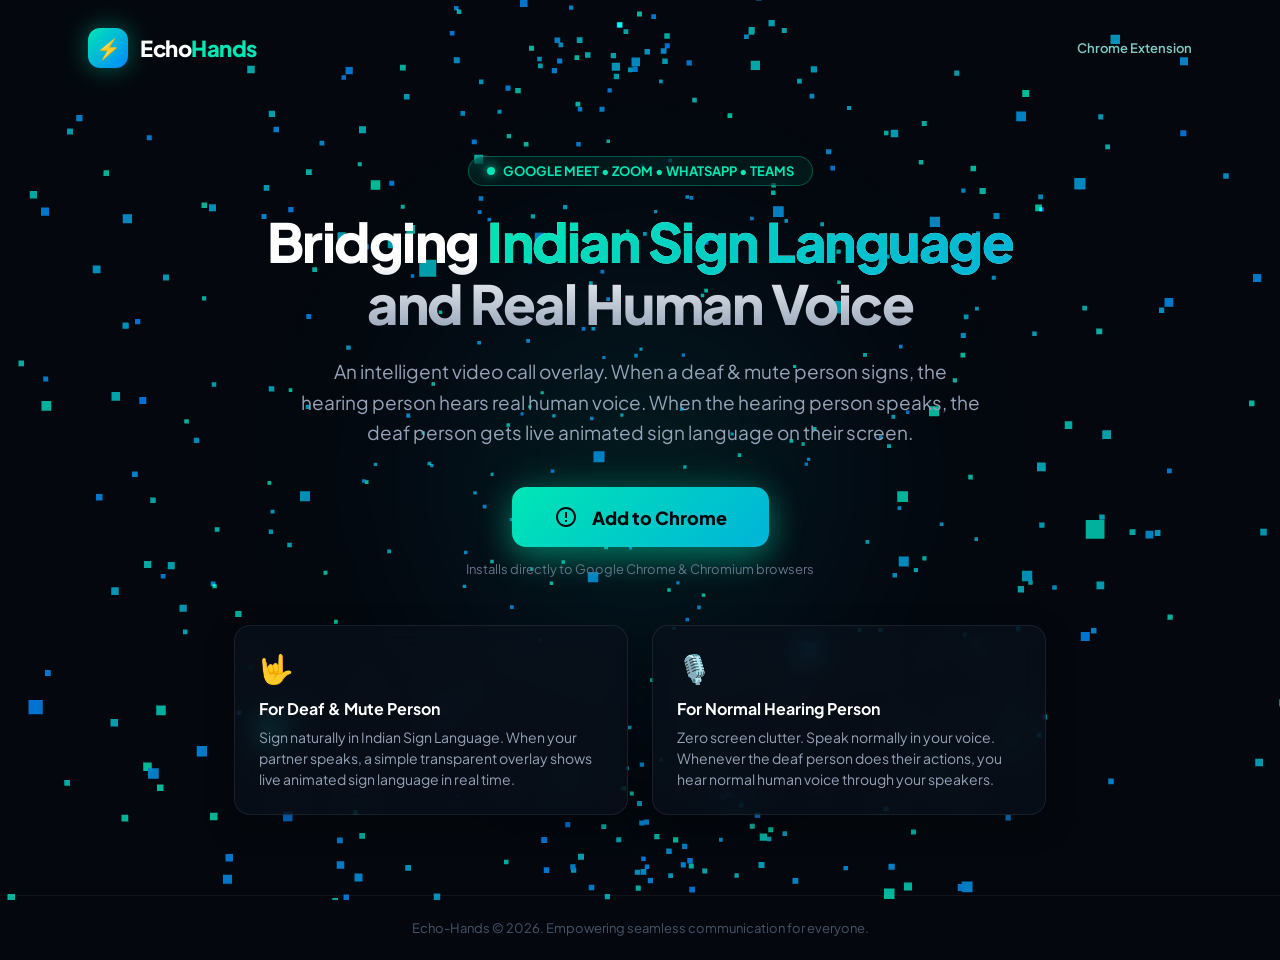
<file: static/index.html>
<!DOCTYPE html>
<html lang="en">
<head>
  <meta charset="UTF-8">
  <meta name="viewport" content="width=device-width, initial-scale=1.0">
  <title>Echo-Hands // Add to Chrome</title>
  <link rel="preconnect" href="https://fonts.googleapis.com">
  <link rel="preconnect" href="https://fonts.gstatic.com" crossorigin>
  <link href="https://fonts.googleapis.com/css2?family=Plus+Jakarta+Sans:wght@400;500;600;700;800&family=JetBrains+Mono:wght@500;700&display=swap" rel="stylesheet">
  <script src="/extension/libs/three.min.js"></script>
  <style>
    * {
      box-sizing: border-box;
      margin: 0;
      padding: 0;
    }

    body {
      background: #04080e;
      color: #f8fafc;
      font-family: 'Plus Jakarta Sans', sans-serif;
      min-height: 100vh;
      overflow-x: hidden;
      display: flex;
      flex-direction: column;
      position: relative;
    }

    /* 3D Background Canvas */
    #three-bg {
      position: fixed;
      top: 0;
      left: 0;
      width: 100vw;
      height: 100vh;
      z-index: 0;
      pointer-events: none;
    }

    .ambient-glow {
      position: fixed;
      width: 600px;
      height: 600px;
      border-radius: 50%;
      background: radial-gradient(circle, rgba(0, 230, 180, 0.12) 0%, rgba(0, 120, 255, 0.04) 50%, transparent 70%);
      filter: blur(80px);
      z-index: 1;
      pointer-events: none;
      top: 20%;
      left: 50%;
      transform: translateX(-50%);
    }

    /* Main Viewport */
    .page-wrap {
      position: relative;
      z-index: 2;
      display: flex;
      flex-direction: column;
      min-height: 100vh;
    }

    header {
      padding: 28px 48px;
      max-width: 1200px;
      width: 100%;
      margin: 0 auto;
      display: flex;
      justify-content: space-between;
      align-items: center;
    }

    .brand {
      display: flex;
      align-items: center;
      gap: 12px;
      text-decoration: none;
    }

    .brand-icon {
      width: 40px;
      height: 40px;
      border-radius: 12px;
      background: linear-gradient(135deg, #00e6b4, #0088ff);
      display: flex;
      align-items: center;
      justify-content: center;
      font-size: 20px;
      box-shadow: 0 0 24px rgba(0, 230, 180, 0.4);
    }

    .brand-name {
      font-size: 22px;
      font-weight: 800;
      color: #ffffff;
      letter-spacing: -0.5px;
    }

    .brand-name span {
      color: #00e6b4;
    }

    /* Hero Section */
    .hero {
      flex: 1;
      display: flex;
      flex-direction: column;
      align-items: center;
      justify-content: center;
      text-align: center;
      padding: 60px 24px;
      max-width: 860px;
      margin: 0 auto;
    }

    .pill {
      display: inline-flex;
      align-items: center;
      gap: 8px;
      padding: 6px 18px;
      border-radius: 30px;
      background: rgba(0, 230, 180, 0.08);
      border: 1px solid rgba(0, 230, 180, 0.3);
      color: #00e6b4;
      font-size: 13px;
      font-weight: 700;
      margin-bottom: 24px;
      backdrop-filter: blur(10px);
    }

    .pill-dot {
      width: 8px;
      height: 8px;
      border-radius: 50%;
      background: #00e6b4;
      box-shadow: 0 0 10px #00e6b4;
      animation: pulse 2s infinite;
    }

    @keyframes pulse {
      0%, 100% { opacity: 1; transform: scale(1); }
      50% { opacity: 0.4; transform: scale(0.85); }
    }

    h1 {
      font-size: 54px;
      font-weight: 800;
      line-height: 1.15;
      letter-spacing: -1.5px;
      margin-bottom: 22px;
      background: linear-gradient(180deg, #ffffff 40%, #94a3b8 100%);
      -webkit-background-clip: text;
      -webkit-text-fill-color: transparent;
    }

    h1 span {
      background: linear-gradient(135deg, #00e6b4 0%, #00b4d8 100%);
      -webkit-background-clip: text;
      -webkit-text-fill-color: transparent;
    }

    p.hero-text {
      font-size: 19px;
      line-height: 1.6;
      color: #94a3b8;
      max-width: 680px;
      margin-bottom: 40px;
    }

    /* Single 1-Click Action Button */
    .btn-chrome {
      display: inline-flex;
      align-items: center;
      gap: 14px;
      background: linear-gradient(135deg, #00e6b4 0%, #00b4d8 100%);
      color: #03080d;
      font-family: inherit;
      font-size: 18px;
      font-weight: 800;
      padding: 18px 42px;
      border-radius: 14px;
      border: none;
      cursor: pointer;
      text-decoration: none;
      box-shadow: 0 12px 32px rgba(0, 230, 180, 0.35), 0 0 40px rgba(0, 230, 180, 0.2);
      transition: all 0.25s cubic-bezier(0.16, 1, 0.3, 1);
    }

    .btn-chrome:hover {
      transform: translateY(-2px) scale(1.02);
      box-shadow: 0 16px 44px rgba(0, 230, 180, 0.55), 0 0 60px rgba(0, 230, 180, 0.35);
      background: linear-gradient(135deg, #00ffcc 0%, #00e6b4 100%);
    }

    .btn-chrome svg {
      width: 24px;
      height: 24px;
      fill: currentColor;
    }

    .platforms-label {
      margin-top: 14px;
      font-size: 13px;
      color: #64748b;
    }

    /* Explanation Grid */
    .grid-duo {
      display: grid;
      grid-template-columns: 1fr 1fr;
      gap: 24px;
      max-width: 820px;
      width: 100%;
      margin: 48px auto 20px auto;
      text-align: left;
    }

    .box-glass {
      background: rgba(10, 18, 28, 0.65);
      border: 1px solid rgba(255, 255, 255, 0.08);
      backdrop-filter: blur(14px);
      padding: 24px;
      border-radius: 16px;
      box-shadow: 0 10px 30px rgba(0, 0, 0, 0.3);
      transition: border-color 0.2s;
    }

    .box-glass:hover {
      border-color: rgba(0, 230, 180, 0.35);
    }

    .box-icon {
      font-size: 28px;
      margin-bottom: 12px;
    }

    .box-title {
      font-size: 16px;
      font-weight: 700;
      color: #ffffff;
      margin-bottom: 8px;
    }

    .box-desc {
      font-size: 14px;
      color: #94a3b8;
      line-height: 1.5;
    }

    footer {
      padding: 24px 48px;
      text-align: center;
      font-size: 13px;
      color: #475569;
      border-top: 1px solid rgba(255, 255, 255, 0.05);
    }

    @media (max-width: 768px) {
      h1 { font-size: 38px; }
      .grid-duo { grid-template-columns: 1fr; }
      header { padding: 20px 24px; }
    }
  </style>
</head>
<body>
  <!-- Futuristic 3D Particle Cloud Canvas -->
  <canvas id="three-bg"></canvas>
  <div class="ambient-glow"></div>

  <div class="page-wrap">
    <header>
      <a href="/" class="brand">
        <div class="brand-icon">⚡</div>
        <div class="brand-name">Echo<span>Hands</span></div>
      </a>
      <div style="font-size: 13px; color: #80cbc4; font-weight:600;">Chrome Extension</div>
    </header>

    <main class="hero">
      <div class="pill">
        <span class="pill-dot"></span>
        <span>GOOGLE MEET • ZOOM • WHATSAPP • TEAMS</span>
      </div>

      <h1>
        Bridging <span>Indian Sign Language</span><br>and Real Human Voice
      </h1>

      <p class="hero-text">
        An intelligent video call overlay. When a deaf & mute person signs, the hearing person hears real human voice. When the hearing person speaks, the deaf person gets live animated sign language on their screen.
      </p>

      <!-- 1 Button: Add to Chrome -->
      <a href="/echo-hands.crx" class="btn-chrome" id="btn-add-to-chrome">
        <svg viewBox="0 0 24 24">
          <path d="M12 2C6.48 2 2 6.48 2 12s4.48 10 10 10 10-4.48 10-10S17.52 2 12 2zm0 18c-4.41 0-8-3.59-8-8s3.59-8 8-8 8 3.59 8 8-3.59 8-8 8zm-1-13h2v6h-2zm0 8h2v2h-2z"/>
        </svg>
        Add to Chrome
      </a>

      <!-- Quick activation popup -->
      <div id="activation-card" style="display:none; margin-top:20px; background:rgba(8,16,24,0.95); border:1px solid #00e6b4; border-radius:12px; padding:18px 24px; max-width:540px; text-align:left; box-shadow: 0 10px 30px rgba(0,230,180,0.2);">
        <div style="font-size:15px; font-weight:800; color:#00e6b4; margin-bottom:8px;">⚡ Extension Ready to Activate</div>
        <p style="font-size:13px; color:#cbd5e1; line-height:1.5; margin-bottom:12px;">
          Chrome requires developer mode for extensions in testing. To activate in 10 seconds:
        </p>
        <ol style="font-size:13px; color:#94a3b8; line-height:1.6; padding-left:20px; margin-bottom:14px;">
          <li>Open a new tab and go to <code style="color:#00e6b4; background:#04080e; padding:2px 6px; border-radius:4px;">chrome://extensions</code></li>
          <li>Turn <strong>Developer mode</strong> ON in the top-right corner.</li>
          <li>Click <strong>Load unpacked</strong> and select the <code style="color:#00e6b4; background:#04080e; padding:2px 6px; border-radius:4px;">extension</code> folder from your project!</li>
        </ol>
        <div style="font-size:12px; color:#80cbc4;">
          💡 <em>Or simply double-click <strong>run_chrome_with_extension.bat</strong> in your project folder to launch Chrome with Echo-Hands active automatically!</em>
        </div>
      </div>

      <span class="platforms-label">Installs directly to Google Chrome & Chromium browsers</span>

      <div class="grid-duo">
        <div class="box-glass">
          <div class="box-icon">🤟</div>
          <div class="box-title">For Deaf & Mute Person</div>
          <div class="box-desc">
            Sign naturally in Indian Sign Language. When your partner speaks, a simple transparent overlay shows live animated sign language in real time.
          </div>
        </div>

        <div class="box-glass">
          <div class="box-icon">🎙️</div>
          <div class="box-title">For Normal Hearing Person</div>
          <div class="box-desc">
            Zero screen clutter. Speak normally in your voice. Whenever the deaf person does their actions, you hear normal human voice through your speakers.
          </div>
        </div>
      </div>
    </main>

    <footer>
      Echo-Hands &copy; 2026. Empowering seamless communication for everyone.
    </footer>
  </div>

  <!-- Interactive 3D Background with Three.js -->
  <script>
    (function () {
      const canvas = document.getElementById("three-bg");
      const scene = new THREE.Scene();
      const camera = new THREE.PerspectiveCamera(60, window.innerWidth / window.innerHeight, 0.1, 1000);
      camera.position.z = 24;

      const renderer = new THREE.WebGLRenderer({ canvas, antialias: true, alpha: true });
      renderer.setSize(window.innerWidth, window.innerHeight);
      renderer.setPixelRatio(Math.min(window.devicePixelRatio || 1, 2));

      // Particle Cloud
      const count = 650;
      const geo = new THREE.BufferGeometry();
      const pos = new Float32Array(count * 3);
      const cols = new Float32Array(count * 3);

      const c1 = new THREE.Color("#00e6b4");
      const c2 = new THREE.Color("#0088ff");

      for (let i = 0; i < count; i++) {
        const theta = Math.random() * Math.PI * 2;
        const phi = (Math.random() - 0.5) * Math.PI;
        const radius = 11 + Math.random() * 8;

        pos[i * 3] = radius * Math.cos(theta) * Math.cos(phi);
        pos[i * 3 + 1] = radius * Math.sin(phi);
        pos[i * 3 + 2] = radius * Math.sin(theta) * Math.cos(phi);

        const mixed = c1.clone().lerp(c2, Math.random());
        cols[i * 3] = mixed.r;
        cols[i * 3 + 1] = mixed.g;
        cols[i * 3 + 2] = mixed.b;
      }

      geo.setAttribute("position", new THREE.BufferAttribute(pos, 3));
      geo.setAttribute("color", new THREE.BufferAttribute(cols, 3));

      const mat = new THREE.PointsMaterial({
        size: 0.28,
        vertexColors: true,
        transparent: true,
        opacity: 0.8,
        blending: THREE.AdditiveBlending
      });

      const particles = new THREE.Points(geo, mat);
      scene.add(particles);

      let mouseX = 0, mouseY = 0;
      window.addEventListener("mousemove", (e) => {
        mouseX = (e.clientX - window.innerWidth / 2) * 0.0008;
        mouseY = (e.clientY - window.innerHeight / 2) * 0.0008;
      });

      window.addEventListener("resize", () => {
        camera.aspect = window.innerWidth / window.innerHeight;
        camera.updateProjectionMatrix();
        renderer.setSize(window.innerWidth, window.innerHeight);
      });

      const clock = new THREE.Clock();
      function animate() {
        requestAnimationFrame(animate);
        const delta = clock.getDelta();
        particles.rotation.y += 0.1 * delta;
        particles.rotation.x += 0.05 * delta;

        camera.position.x += (mouseX * 12 - camera.position.x) * 0.05;
        camera.position.y += (-mouseY * 12 - camera.position.y) * 0.05;
        camera.lookAt(scene.position);

        renderer.render(scene, camera);
      }
      animate();
    })();

    // 1-Click Install Button Action
    document.getElementById("btn-add-to-chrome").addEventListener("click", function(e) {
      console.log("[Echo-Hands] Initiating extension installation...");
      const card = document.getElementById("activation-card");
      if (card) {
        card.style.display = "block";
      }
    });
  </script>
</body>
</html>
</file>
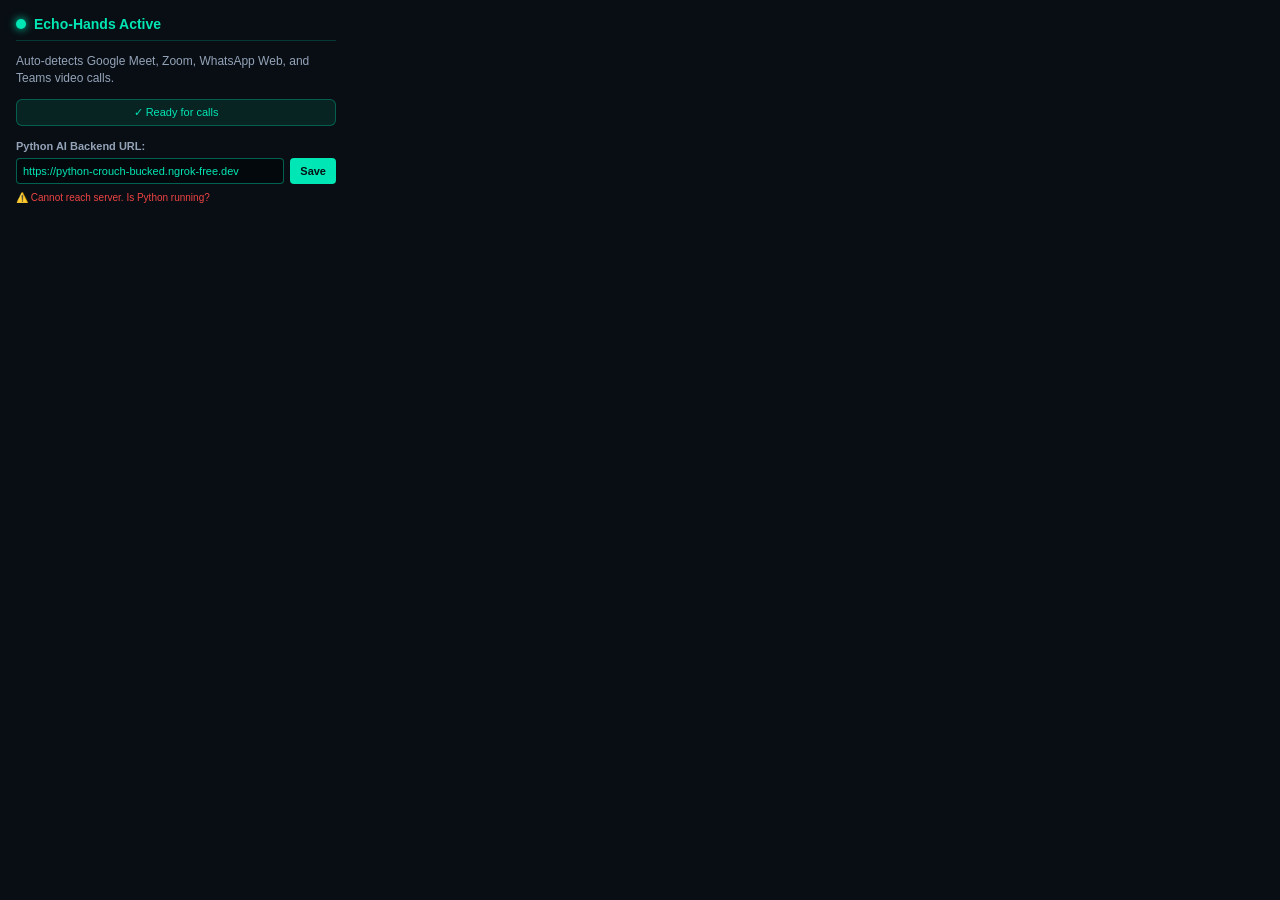
<file: extension/popup.html>
<!DOCTYPE html>
<html lang="en">
<head>
  <meta charset="UTF-8">
  <title>Echo-Hands</title>
  <style>
    body {
      margin: 0;
      padding: 16px;
      width: 320px;
      background: #080e14;
      color: #f1f5f9;
      font-family: -apple-system, BlinkMacSystemFont, "Segoe UI", Roboto, sans-serif;
    }
    .header {
      display: flex;
      align-items: center;
      gap: 8px;
      margin-bottom: 12px;
      border-bottom: 1px solid rgba(0, 230, 180, 0.2);
      padding-bottom: 8px;
    }
    .dot {
      width: 10px;
      height: 10px;
      border-radius: 50%;
      background: #00e6b4;
      box-shadow: 0 0 8px #00e6b4;
    }
    .title {
      font-size: 14px;
      font-weight: 700;
      color: #00e6b4;
    }
    .desc {
      font-size: 12px;
      color: #94a3b8;
      line-height: 1.4;
      margin-bottom: 12px;
    }
    .status-badge {
      font-size: 11px;
      background: rgba(0, 230, 180, 0.1);
      border: 1px solid rgba(0, 230, 180, 0.3);
      padding: 6px 10px;
      border-radius: 6px;
      color: #00e6b4;
      text-align: center;
    }
  </style>
</head>
<body>
  <div class="header">
    <div class="dot"></div>
    <div class="title">Echo-Hands Active</div>
  </div>
  <div class="desc">
    Auto-detects Google Meet, Zoom, WhatsApp Web, and Teams video calls.
  </div>
  <div class="status-badge">
    ✓ Ready for calls
  </div>
  <div style="margin-top: 14px; display: flex; flex-direction: column; gap: 6px;">
    <label style="font-size: 11px; color: #94a3b8; font-weight: 600;">Python AI Backend URL:</label>
    <div style="display: flex; gap: 6px;">
      <input type="text" id="eh-backend-input" value="https://python-crouch-bucked.ngrok-free.dev" placeholder="https://python-crouch-bucked.ngrok-free.dev" style="flex: 1; background: #03080d; border: 1px solid rgba(0, 230, 180, 0.4); color: #00e6b4; font-size: 11px; padding: 6px; border-radius: 4px; outline: none;">
      <button id="eh-backend-save-btn" style="background: #00e6b4; color: #041014; border: none; font-size: 11px; font-weight: 700; padding: 6px 10px; border-radius: 4px; cursor: pointer;">Save</button>
    </div>
    <div id="eh-backend-status-txt" style="font-size: 10px; color: #64748b; margin-top: 2px;">Connects to PyTorch & Gemini cloud engine</div>
  </div>
  <script src="popup.js"></script>
</body>
</html>
</file>
